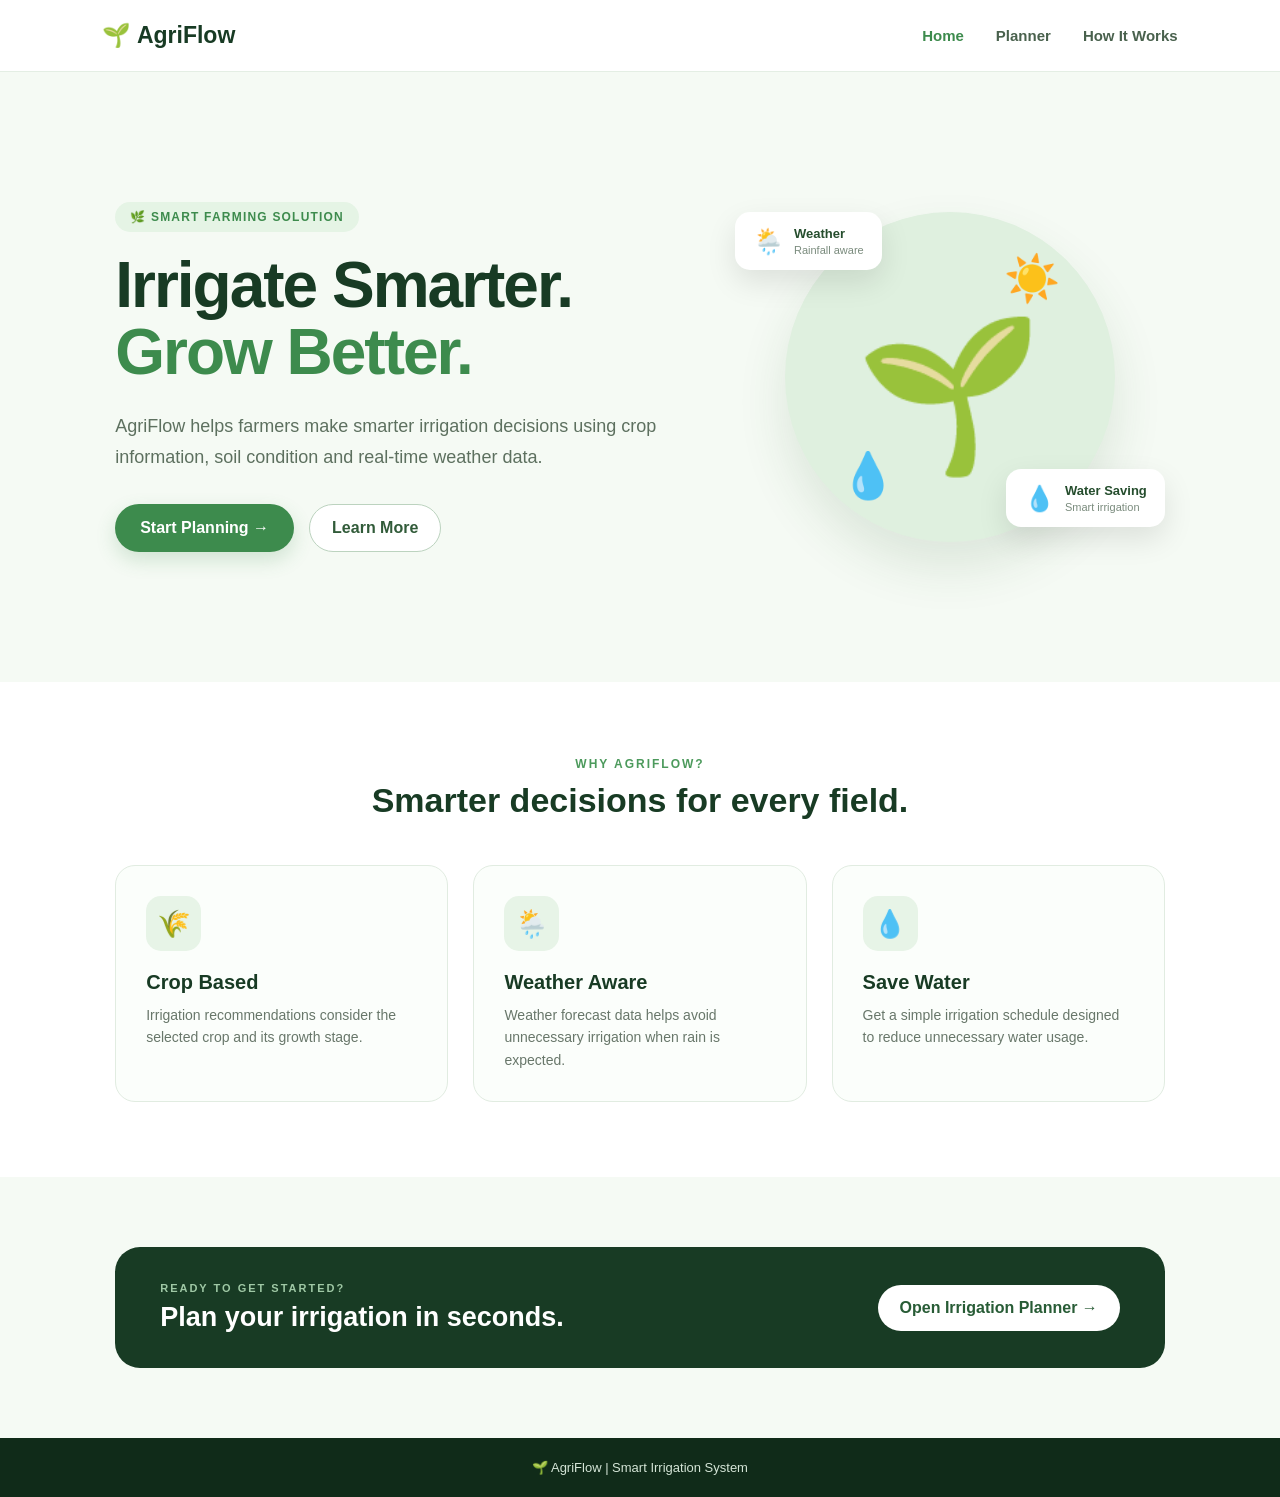
<file: SmartIrrigation/index.html>
<!DOCTYPE html>
<html lang="en">

<head>
    <meta charset="UTF-8">
    <meta name="viewport" content="width=device-width, initial-scale=1.0">

    <title>AgriFlow | Smart Irrigation</title>

    <link rel="stylesheet" href="style.css">
</head>

<body>

<header>

    <div class="logo">
        🌱 AgriFlow
    </div>

    <nav>
        <a href="index.html" class="active">Home</a>
        <a href="planner.html">Planner</a>
        <a href="about.html">How It Works</a>
    </nav>

</header>


<!-- HERO SECTION -->

<section class="home-hero">

    <div class="hero-content">

        <div class="hero-badge">
            🌿 SMART FARMING SOLUTION
        </div>

        <h1>
            Irrigate Smarter.<br>
            <span>Grow Better.</span>
        </h1>

        <p>
            AgriFlow helps farmers make smarter irrigation decisions
            using crop information, soil condition and real-time
            weather data.
        </p>

        <div class="hero-buttons">

            <a href="planner.html" class="primary-btn">
                Start Planning →
            </a>

            <a href="about.html" class="secondary-btn">
                Learn More
            </a>

        </div>

    </div>


    <div class="hero-visual">

        <div class="main-circle">

            <div class="sun">☀️</div>

            <div class="plant-large">
                🌱
            </div>

            <div class="water-drop">
                💧
            </div>

        </div>

        <div class="floating-card weather-card">
            🌦️
            <div>
                <strong>Weather</strong>
                <small>Rainfall aware</small>
            </div>
        </div>

        <div class="floating-card water-card">
            💧
            <div>
                <strong>Water Saving</strong>
                <small>Smart irrigation</small>
            </div>
        </div>

    </div>

</section>


<!-- FEATURES -->

<section class="home-features">

    <div class="section-heading">

        <p>WHY AGRIFLOW?</p>

        <h2>
            Smarter decisions for every field.
        </h2>

    </div>


    <div class="feature-grid">

        <div class="home-feature">

            <div class="feature-icon">
                🌾
            </div>

            <h3>Crop Based</h3>

            <p>
                Irrigation recommendations consider
                the selected crop and its growth stage.
            </p>

        </div>


        <div class="home-feature">

            <div class="feature-icon">
                🌦️
            </div>

            <h3>Weather Aware</h3>

            <p>
                Weather forecast data helps avoid
                unnecessary irrigation when rain is expected.
            </p>

        </div>


        <div class="home-feature">

            <div class="feature-icon">
                💧
            </div>

            <h3>Save Water</h3>

            <p>
                Get a simple irrigation schedule designed
                to reduce unnecessary water usage.
            </p>

        </div>

    </div>

</section>


<!-- CTA -->

<section class="home-cta">

    <div>

        <p>READY TO GET STARTED?</p>

        <h2>
            Plan your irrigation in seconds.
        </h2>

    </div>

    <a href="planner.html">
        Open Irrigation Planner →
    </a>

</section>


<footer>

    <p>
        🌱 AgriFlow | Smart Irrigation System
    </p>

</footer>

</body>

</html>
</file>
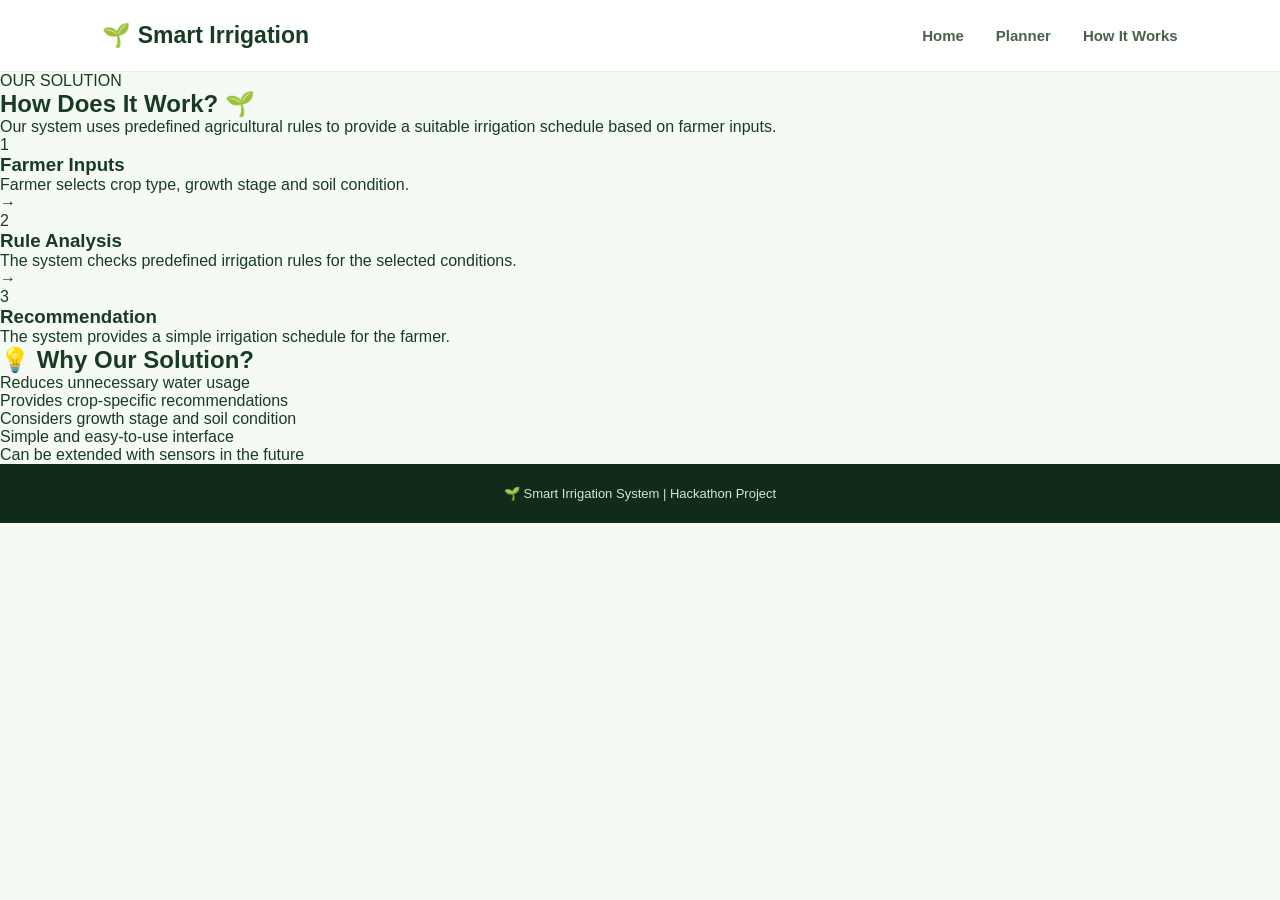
<file: SmartIrrigation/about.html>
<!DOCTYPE html>
<html lang="en">
<head>
    <meta charset="UTF-8">
    <meta name="viewport" content="width=device-width, initial-scale=1.0">
    <title>How It Works</title>
    <link rel="stylesheet" href="style.css">
</head>

<body>

<header>
    <div class="logo">🌱 Smart Irrigation</div>

    <nav>
        <a href="index.html">Home</a>
        <a href="planner.html">Planner</a>
        <a href="about.html">How It Works</a>
    </nav>
</header>

<section class="about">

    <p class="tagline">OUR SOLUTION</p>

    <h1>How Does It Work? 🌱</h1>

    <p class="intro">
        Our system uses predefined agricultural rules to provide
        a suitable irrigation schedule based on farmer inputs.
    </p>

    <div class="steps">

        <div class="step">
            <div class="step-number">1</div>
            <h3>Farmer Inputs</h3>
            <p>
                Farmer selects crop type, growth stage
                and soil condition.
            </p>
        </div>

        <div class="arrow">→</div>

        <div class="step">
            <div class="step-number">2</div>
            <h3>Rule Analysis</h3>
            <p>
                The system checks predefined irrigation
                rules for the selected conditions.
            </p>
        </div>

        <div class="arrow">→</div>

        <div class="step">
            <div class="step-number">3</div>
            <h3>Recommendation</h3>
            <p>
                The system provides a simple irrigation
                schedule for the farmer.
            </p>
        </div>

    </div>

    <div class="about-box">

        <h2>💡 Why Our Solution?</h2>

        <ul>
            <li>Reduces unnecessary water usage</li>
            <li>Provides crop-specific recommendations</li>
            <li>Considers growth stage and soil condition</li>
            <li>Simple and easy-to-use interface</li>
            <li>Can be extended with sensors in the future</li>
        </ul>

    </div>

</section>

<footer>
    <p>🌱 Smart Irrigation System | Hackathon Project</p>
</footer>

</body>
</html>
</file>
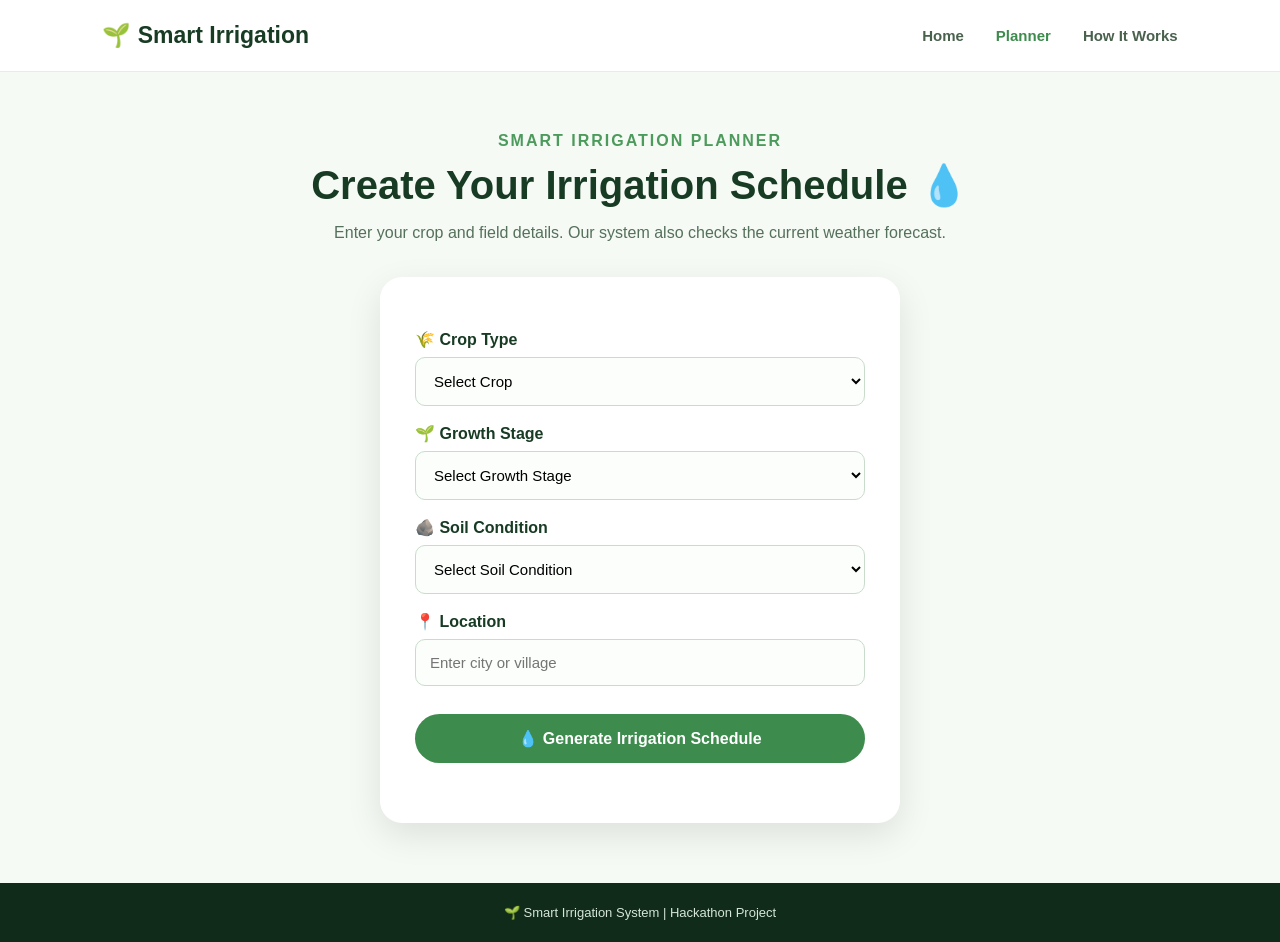
<file: SmartIrrigation/planner.html>
<!DOCTYPE html>
<html lang="en">

<head>
    <meta charset="UTF-8">
    <meta name="viewport" content="width=device-width, initial-scale=1.0">

    <title>Irrigation Planner</title>

    <link rel="stylesheet" href="style.css">
</head>

<body>

<header>

    <div class="logo">
        🌱 Smart Irrigation
    </div>

    <nav>
        <a href="index.html">Home</a>
        <a href="planner.html" class="active">Planner</a>
        <a href="about.html">How It Works</a>
    </nav>

</header>


<section class="planner">

    <div class="planner-heading">

        <p class="tagline">
            SMART IRRIGATION PLANNER
        </p>

        <h1>
            Create Your Irrigation Schedule 💧
        </h1>

        <p>
            Enter your crop and field details.
            Our system also checks the current weather forecast.
        </p>

    </div>


    <div class="form-card">

        <label for="crop">
            🌾 Crop Type
        </label>

        <select id="crop">

            <option value="">
                Select Crop
            </option>

            <option value="rice">
                Rice
            </option>

            <option value="maize">
                Maize
            </option>

            <option value="groundnut">
                Groundnut
            </option>

        </select>


        <label for="stage">
            🌱 Growth Stage
        </label>

        <select id="stage">

            <option value="">
                Select Growth Stage
            </option>

            <option value="initial">
                Initial Stage
            </option>

            <option value="vegetative">
                Vegetative Stage
            </option>

            <option value="flowering">
                Flowering Stage
            </option>

            <option value="maturity">
                Maturity Stage
            </option>

        </select>


        <label for="soil">
            🪨 Soil Condition
        </label>

        <select id="soil">

            <option value="">
                Select Soil Condition
            </option>

            <option value="dry">
                Dry
            </option>

            <option value="moist">
                Moist
            </option>

            <option value="wet">
                Wet
            </option>

        </select>


        <label for="location">
            📍 Location
        </label>

        <input
            type="text"
            id="location"
            placeholder="Enter city or village"
        >


        <button onclick="generateSchedule()">

            💧 Generate Irrigation Schedule

        </button>


        <div id="result" class="result">

        </div>

    </div>

</section>


<footer>

    <p>
        🌱 Smart Irrigation System | Hackathon Project
    </p>

</footer>


<script src="script.js"></script>

</body>

</html>
</file>
<file: SmartIrrigation/style.css>
* {
    margin: 0;
    padding: 0;
    box-sizing: border-box;
    font-family: Arial, sans-serif;
}

body {
    background: #f5faf4;
    color: #183b24;
}


/* ================= HEADER ================= */

header {
    height: 72px;

    display: flex;
    align-items: center;
    justify-content: space-between;

    padding: 0 8%;

    background: white;

    border-bottom: 1px solid #e4eee4;
}

.logo {
    font-size: 23px;
    font-weight: bold;
}

nav {
    display: flex;
    gap: 32px;
}

nav a {
    text-decoration: none;
    color: #49614d;
    font-size: 15px;
    font-weight: 600;
}

nav a:hover,
nav a.active {
    color: #3d8b4d;
}


/* ================= HOME HERO ================= */

.home-hero {

    min-height: 610px;

    padding: 70px 9%;

    display: flex;
    align-items: center;
    justify-content: space-between;

    gap: 70px;

    overflow: hidden;
}


.hero-content {
    max-width: 600px;
}


.hero-badge {

    display: inline-block;

    padding: 8px 15px;

    border-radius: 20px;

    background: #e5f4e5;

    color: #3d8b4d;

    font-size: 12px;

    font-weight: bold;

    letter-spacing: 1.2px;

    margin-bottom: 20px;
}


.hero-content h1 {

    font-size: 64px;

    line-height: 1.05;

    letter-spacing: -2px;

    margin-bottom: 25px;
}


.hero-content h1 span {

    color: #3d8b4d;

}


.hero-content > p {

    font-size: 18px;

    line-height: 1.7;

    color: #5d705f;

    max-width: 550px;

    margin-bottom: 32px;
}


/* ================= BUTTONS ================= */

.hero-buttons {

    display: flex;

    align-items: center;

    gap: 15px;
}


.primary-btn {

    padding: 15px 25px;

    background: #3d8b4d;

    color: white;

    border-radius: 30px;

    text-decoration: none;

    font-weight: bold;

    box-shadow: 0 8px 20px rgba(61,139,77,0.2);
}


.primary-btn:hover {

    background: #2f713d;

}


.secondary-btn {

    padding: 14px 22px;

    border: 1px solid #bcd3bf;

    color: #315b39;

    border-radius: 30px;

    text-decoration: none;

    font-weight: bold;

    background: white;
}


.secondary-btn:hover {

    background: #edf6ed;

}


/* ================= HERO VISUAL ================= */

.hero-visual {

    width: 430px;

    height: 430px;

    position: relative;

    display: flex;

    align-items: center;

    justify-content: center;
}


.main-circle {

    width: 330px;

    height: 330px;

    border-radius: 50%;

    background: #dff0df;

    position: relative;

    display: flex;

    align-items: center;

    justify-content: center;

    box-shadow:
        0 25px 50px rgba(40,90,45,0.12);
}


.plant-large {

    font-size: 150px;

    margin-top: 35px;
}


.sun {

    position: absolute;

    top: 40px;

    right: 55px;

    font-size: 45px;
}


.water-drop {

    position: absolute;

    bottom: 40px;

    left: 55px;

    font-size: 45px;
}


/* ================= FLOATING CARDS ================= */

.floating-card {

    position: absolute;

    display: flex;

    align-items: center;

    gap: 10px;

    padding: 14px 18px;

    background: white;

    border-radius: 15px;

    box-shadow: 0 12px 30px rgba(0,0,0,0.10);

    font-size: 25px;
}


.floating-card div {

    display: flex;

    flex-direction: column;

}


.floating-card strong {

    font-size: 13px;

    color: #254d2d;
}


.floating-card small {

    font-size: 11px;

    color: #7a8b7d;

    margin-top: 3px;
}


.weather-card {

    top: 50px;

    left: 0;
}


.water-card {

    right: 0;

    bottom: 65px;
}


/* ================= FEATURES ================= */

.home-features {

    background: white;

    padding: 75px 9%;
}


.section-heading {

    text-align: center;

    margin-bottom: 45px;
}


.section-heading p {

    color: #4c9a5c;

    font-size: 12px;

    font-weight: bold;

    letter-spacing: 2px;

    margin-bottom: 10px;
}


.section-heading h2 {

    font-size: 34px;

    color: #183b24;
}


.feature-grid {

    display: grid;

    grid-template-columns:
        repeat(3, 1fr);

    gap: 25px;
}


.home-feature {

    padding: 30px;

    border: 1px solid #e1ece1;

    border-radius: 20px;

    background: #fbfefb;

    transition: 0.25s;
}


.home-feature:hover {

    transform: translateY(-5px);

    box-shadow:
        0 12px 30px rgba(0,0,0,0.07);
}


.feature-icon {

    width: 55px;

    height: 55px;

    border-radius: 15px;

    background: #e7f4e7;

    display: flex;

    align-items: center;

    justify-content: center;

    font-size: 27px;

    margin-bottom: 20px;
}


.home-feature h3 {

    font-size: 20px;

    margin-bottom: 10px;
}


.home-feature p {

    color: #68776a;

    line-height: 1.6;

    font-size: 14px;
}


/* ================= CTA ================= */

.home-cta {

    margin: 70px 9%;

    padding: 35px 45px;

    border-radius: 25px;

    background: #183b24;

    color: white;

    display: flex;

    align-items: center;

    justify-content: space-between;

    gap: 30px;
}


.home-cta p {

    color: #9fc8a5;

    font-size: 11px;

    font-weight: bold;

    letter-spacing: 2px;

    margin-bottom: 8px;
}


.home-cta h2 {

    font-size: 27px;
}


.home-cta a {

    padding: 14px 22px;

    background: white;

    color: #285c36;

    border-radius: 25px;

    text-decoration: none;

    font-weight: bold;

    white-space: nowrap;
}


/* ================= FOOTER ================= */

footer {

    padding: 22px;

    text-align: center;

    background: #102b19;

    color: #d5e5d7;

    font-size: 13px;
}


/* ================= PLANNER PAGE ================= */

.planner {

    min-height: calc(100vh - 130px);

    padding: 60px 20px;

    text-align: center;
}


.planner-heading {

    margin-bottom: 35px;
}


.planner-heading .tagline {

    color: #4c9a5c;

    font-weight: bold;

    letter-spacing: 2px;

    margin-bottom: 12px;
}


.planner-heading h1 {

    font-size: 40px;

    margin-bottom: 15px;
}


.planner-heading p {

    color: #55705b;
}


.form-card {

    width: 520px;

    max-width: 100%;

    margin: auto;

    padding: 35px;

    background: white;

    border-radius: 22px;

    box-shadow: 0 12px 35px rgba(0,0,0,0.10);

    text-align: left;
}


.form-card label {

    display: block;

    margin-top: 18px;

    margin-bottom: 8px;

    font-weight: bold;
}


.form-card select,
.form-card input {

    width: 100%;

    padding: 14px;

    border: 1px solid #c9dccb;

    border-radius: 10px;

    font-size: 15px;

    background: #fbfefb;
}


.form-card select:focus,
.form-card input:focus {

    outline: none;

    border-color: #3d8b4d;
}


.form-card button {

    width: 100%;

    margin-top: 28px;

    padding: 15px;

    border: none;

    border-radius: 30px;

    background: #3d8b4d;

    color: white;

    font-size: 16px;

    font-weight: bold;

    cursor: pointer;
}


.form-card button:hover {

    background: #2f713d;
}


.result {

    margin-top: 25px;
}


.weather-result,
.irrigation-result {

    margin-top: 15px;

    padding: 20px;

    border-radius: 15px;

    background: #eef8ee;

    line-height: 1.8;
}


.result hr {

    border: none;

    border-top: 1px solid #c7ddc9;

    margin: 15px 0;
}


.loading {

    text-align: center;

    font-weight: bold;

    color: #3d8b4d;
}


/* ================= MOBILE ================= */

@media (max-width: 850px) {

    .home-hero {

        flex-direction: column;

        text-align: center;

        padding: 55px 20px;
    }


    .hero-content {

        max-width: 650px;
    }


    .hero-content h1 {

        font-size: 48px;
    }


    .hero-content > p {

        margin-left: auto;

        margin-right: auto;
    }


    .hero-buttons {

        justify-content: center;
    }


    .hero-visual {

        transform: scale(0.85);
    }


    .feature-grid {

        grid-template-columns: 1fr;
    }


    .home-cta {

        margin: 50px 20px;

        flex-direction: column;

        text-align: center;
    }

}


@media (max-width: 600px) {

    header {

        padding: 0 5%;
    }


    nav {

        gap: 12px;
    }


    nav a {

        font-size: 12px;
    }


    .logo {

        font-size: 19px;
    }


    .hero-content h1 {

        font-size: 40px;

        letter-spacing: -1px;
    }


    .hero-visual {

        width: 330px;

        height: 330px;

        transform: scale(0.75);
    }


    .main-circle {

        width: 300px;

        height: 300px;
    }


    .home-cta h2 {

        font-size: 23px;
    }

}
</file>
